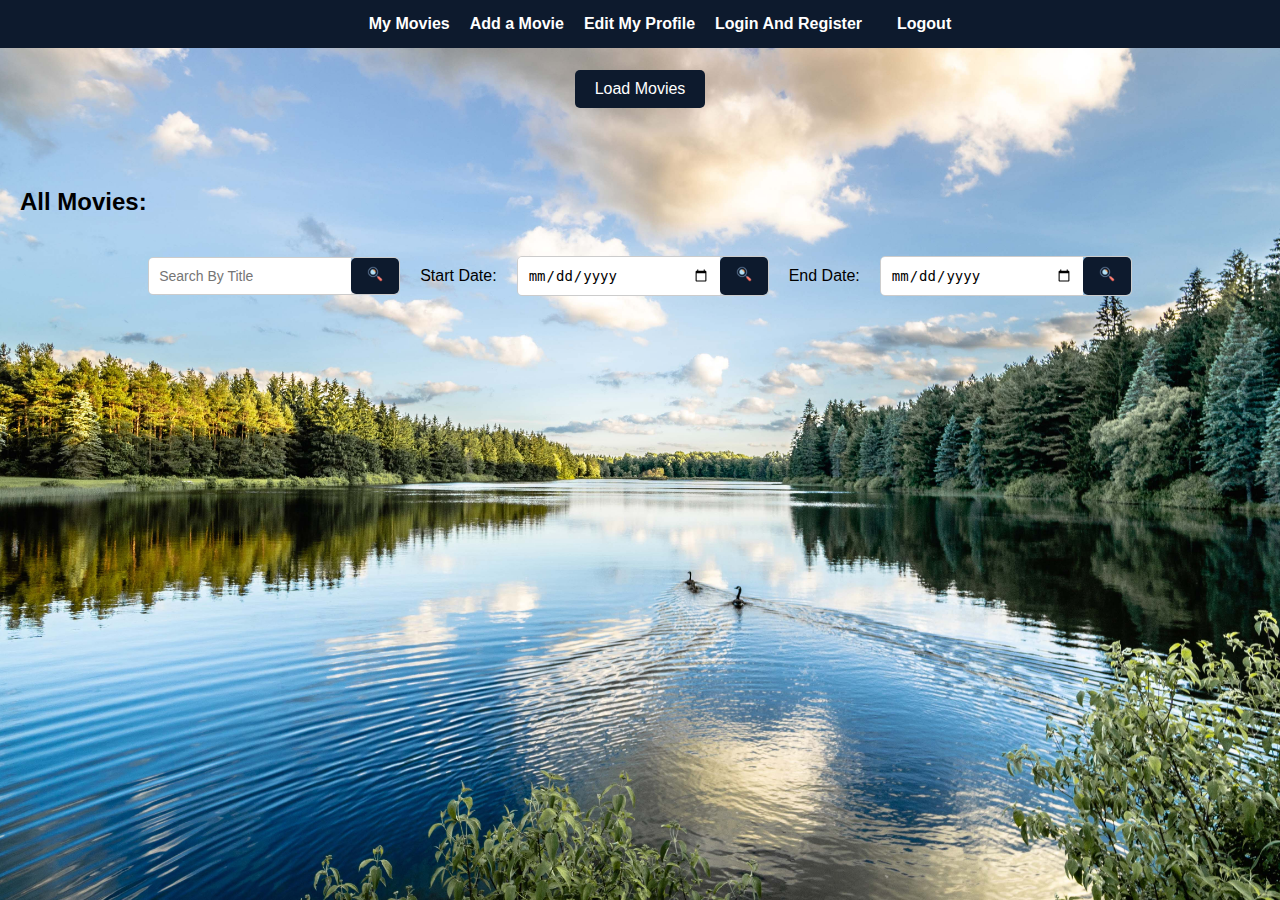
<file: Clientside/index.html>
﻿<!DOCTYPE html>
<html>
<head>
    <meta charset="utf-8" />
    <title>index</title>
    <link href="HomeCSS.css" rel="stylesheet" />

    <script src="https://code.jquery.com/jquery-3.7.1.min.js"
            integrity="sha256-/JqT3SQfawRcv/BIHPThkBvs0OEvtFFmqPF/lYI/Cxo="
            crossorigin="anonymous">
    </script>

    <script src="scripts/ajaxCalls.js"></script>
    <script src="moviesArray/movies-db.js"></script>
    <script src="scripts/auth.js"></script>
    <script src="scripts/FormatNumber.js"></script>
    <script src="scripts/showMessage.js"></script>

    <script>
        let currentMovieObj;
        let movieId = 1;
        const user = getLoggedInUser();
        $(document).ready(function () {
            $(".search-container").hide();

            if (isLoggedIn()) {
                $("#userGreeting").text(`Hi, ${user.name}`);
                $("#logoutBtn").show();
                $("#editProfileBTN").show();
            }
            else {
                $("#logoutBtn").hide();
                $("#editProfileBTN").hide();
            }

            $("#logoutBtn").click(function (e) {
                e.preventDefault();
                localStorage.removeItem("loggedInUser");
                showMessage("You have successfully logged out.");
                setTimeout(() => {
                    window.location.href = "LoginAndRegister.html";
                }, 2200);
            });

            $(".buttonDiv button").click(function () {
                $(this).prop("disabled", true);
                $(this).fadeOut(800, function () {
                    $(".buttonDiv").remove();
                });
                loadMovies();
            });

            $("#rentForm").on("submit", function (e) {
                e.preventDefault();

                const startRent = new Date($("#rentStart").val());
                const endRent = new Date($("#rentEnd").val());
                const todayRent = new Date();

                // Strip time from todayRent (set to 00:00:00)
                todayRent.setHours(0, 0, 0, 0);

                if (startRent < todayRent || endRent < todayRent) {
                    showMessage("Rent dates cannot be in the past.");
                    return;
                }

                if (startRent > endRent) {
                    showMessage("End rent's date has to be after start rent's date!");
                    return;
                }

                if (startRent.getTime() === endRent.getTime()) {
                    showMessage("Start rent's date and end rent's date have"
                    + " to be different from each other!");
                    return;
                }

                const port = 7218;
                const postUrl = `https://proj.ruppin.ac.il/cgroup18/test2/tar1/api/RentMovie`;

                const movieObj = {
                    UserId: user.id,
                    MovieId: currentMovieObj.id,
                    RentStart: startRent,
                    RentEnd: endRent
                };
                ajaxCall("POST", postUrl, JSON.stringify(movieObj), insertSCB, insertECB);
            });

            $("#rentStart, #rentEnd").on("change", calculateTotalRent);
            function calculateTotalRent() {
                const start = new Date($("#rentStart").val());
                const end = new Date($("#rentEnd").val());

                if (isNaN(start) || isNaN(end)) {
                    $("#totalRentPrice").text(""); // clear if dates are invalid
                    return;
                }

                // Calculate the difference in days
                const msInDay = 1000 * 60 * 60 * 24;
                const dayDiff = Math.ceil((end - start) / msInDay);

                // Only calculate if valid range
                if (dayDiff > 0) {
                    const pricePerDay = currentMovieObj.priceToRent;
                    const total = dayDiff * pricePerDay;
                    $("#totalRentPrice").text(`Total: $${total} for ${dayDiff} day(s)`);
                } else {
                    $("#totalRentPrice").text(""); // Invalid or 0-day range
                }
            }
        });

        function loadMovies() {
            $(".search-container").show();
            const port = 7218;
            const getUrl = `https://proj.ruppin.ac.il/cgroup18/test2/tar1/api/Movie`;
            ajaxCall("GET", getUrl, "", getSCB, getECB);
        }

        function AddToCart(movieObj) {
            if (!isLoggedIn()) {
                showMessage("You are not logged in. Referring to login page...");
                setTimeout(() => {
                    window.location.href = "LoginAndRegister.html";
                }, 2200);
                return;
            }
            $("#insertBtn").prop('disabled', false);
            currentMovieObj = movieObj; // Save it for later
            console.log(currentMovieObj);
            $("#rentDialog")[0].showModal();
        }

        function getSCB(res)
        {
            console.log(res);
            for (const movie of res) {
                // Create the movie card container
                const $movieCard = $("<div>").addClass("movie-card");
                $movieCard.attr("id", `${movie["id"]}`);
                $movieCard.attr("Title", movie.primaryTitle);
                
                // Movie image
                const $img = $("<img>").attr({
                    src: movie.primaryImage,
                    alt: movie.primaryTitle
                });

                // Add to Cart Button
                const $cartButton = $("<button>")
                    .addClass("add-to-cart")
                    .text("Rent the movie")
                    .on("click", () => AddToCart(movie));

                // Rating badge
                const $ratingDiv = $("<div>")
                    .addClass("rating-badge")
                    .text(`⭐ ${movie.averageRating}/10`);

                // Movie title
                const $title = $("<h3>")
                    .addClass("movie-title")
                    .text(movie.primaryTitle);

                // Metadata
                const $movieRated = $("<span>")
                    .addClass("movie-language")
                    .text(movie.language);

                const $meta = $("<div>")
                    .addClass("movie-meta")
                    .html(`${movie.year} | ${movie.runtimeMinutes} min | `)
                    .append($movieRated);

                // Description
                const $description = $("<p>")
                    .addClass("movie-description")
                    .text(movie.description);

                // Genres
                const $genresDiv = $("<div>").addClass("genres");
                const genresArray = movie.genres ? movie.genres.split(',').map(g => g.trim()) : [];

                genresArray.forEach(genre => {
                    $("<span>")
                        .addClass("genre-badge")
                        .text(genre)
                        .appendTo($genresDiv);
                });

                // Separator
                const $separator = $("<div>").addClass("separator");

                // Movie Stats
                const $movieStatsDiv = $("<div>").addClass("movie-stats");

                const createStatDiv = (label, value) => {
                    return $("<div>").append(
                        $("<span>")
                            .text(label)
                            .css({ color: "gray", display: "block" }),
                        $("<span>").text(formatNumber(value))
                    );
                };

                $movieStatsDiv.append(
                    createStatDiv("Budget", movie.budget),
                    createStatDiv("Box Office", movie.grossWorldwide),
                    createStatDiv("Votes", movie.numVotes)
                );

                // Movie Info Container
                const $movieInfo = $("<div>").addClass("movie-info").append(
                    $title,
                    $meta,
                    $description,
                    $genresDiv,
                    $separator,
                    $movieStatsDiv
                );

                // Final assembly
                $movieCard.append($img, $cartButton, $ratingDiv, $movieInfo);
                $("#moviesDiv").append($movieCard);
            }
        }

        function getECB(err)
        {
            console.log(err);
        }

        function insertSCB(res) {
            $("#insertBtn").prop('disabled', true); // Rejecting access to the button after he is clicked
            const $message = $('#cartMessage');
            $message.addClass('show');

            if (res.success === true) {
                $message.css('background-color', 'green')
                    .text(`${res.message}`);
            } else {
                $message.css('background-color', 'green')
                    .text("A problem occured. Please try again");
            }

            $message.fadeIn().delay(2000).fadeOut(function () {
                $message.removeClass('show').hide();
                $("#rentDialog")[0].close();
            });
        }

        function insertECB(err) {
            $("#insertBtn").prop('disabled', true); // Rejecting access to the button after he is clicked
            console.log(err);
            const $message = $('#cartMessage');
            $message.addClass('show');

            // Extract message from server response if available
            const responseJSON = err.responseJSON;
            const message = responseJSON?.message || 'Something went wrong. Please try again.';
            console.log(message);

            $message.css('background-color', 'red').text(message);

            $message.fadeIn().delay(2000).fadeOut(function () {
                $message.removeClass('show').hide();
                $("#rentDialog")[0].close();
            });
        }

        function ReadMovieByReleaseDate() {
            const startDate = $('#searchStartDate').val();
            const endDate = $('#searchEndDate').val();
            $('#searchStartDate').val('');
            $('#searchEndDate').val('');

            if (!startDate || !endDate) {
                showMessage("Please select both start and end dates.");
                return;
            }

            const port = 7218
            const GetByReleaseDateUrl = `https://proj.ruppin.ac.il/cgroup18/test2/tar1/api/Movie/GetByReleaseDate/from/${startDate}/until/${endDate}`;
            ajaxCall("GET", GetByReleaseDateUrl, "", movieByDateSCB, movieByDateECB);
        }

        function movieByDateSCB(res) {
            // Create a list of valid movie IDs from the response
            const validMovieIds = res.map(movie => `${movie.id}`);

            // Show only the matching movie cards
            $("#moviesDiv .movie-card").each(function () {
                const $movieCard = $(this);
                const cardId = $movieCard.attr("id");

                // Show if ID is in the response set, otherwise hide
                $movieCard.toggle(validMovieIds.includes(cardId));
            });
        }
        
        function movieByDateECB(err)
        {
            console.log(err);
            showMessage("There was a problem! Please try again!");
        }

        function ReadMovieByTitle()
        {
            const searchString = $('#searchTitle').val();
            $('#searchTitle').val('');
            if(!searchString)
            {
                showMessage("You have to type something!");     
                return;
            }

            const port = 7218
            const GetByReleaseDateUrl =
            `https://proj.ruppin.ac.il/cgroup18/test2/tar1/api/Movie/GetByTitle?title=${searchString}`;
            ajaxCall("GET", GetByReleaseDateUrl, "", movieByTitleSCB, movieByTitleECB);
        }

        function movieByTitleSCB(res)
        {
            const validTitles = res.map(movie => movie.primaryTitle);
            $("#moviesDiv .movie-card").each(function () {
                const $movieCard = $(this);
                const tempTitle = $movieCard.attr("Title");

                // Show if ID is in the response set, otherwise hide
                $movieCard.toggle(validTitles.includes(tempTitle));
            });
        }

        function movieByTitleECB(err)
        {
            console.log(err);
        }
    </script>
</head>



<body>
    <header>
        <nav>
            <a href="MyMovies.html">My Movies</a>
            <a href="MovieData.html">Add a Movie</a>
            <a href="EditProfile.html" id="editProfileBTN">Edit My Profile</a>
            <a href="LoginAndRegister.html">Login And Register</a>
            <div class="nav-user-controls">
                <span id="userGreeting" class="greeting"></span>
                <a href="#" id="logoutBtn" class="logout-link">Logout</a>
            </div>
        </nav>
    </header>

    <div class="buttonDiv">
        <button>Load Movies</button>
    </div>

    <h2>
        <span>All Movies:</span>
    </h2>

    <div class="search-container">
        <div class="search-bar">
            <input type="text" id="searchTitle" placeholder="Search By Title">
            <button onclick="ReadMovieByTitle()">
                <img src="images/searchIcon.png" />
            </button>
        </div>
        <label>Start Date: </label>
        <div class="search-bar">
            <input type="date" id="searchStartDate">
            <button onclick="ReadMovieByReleaseDate()">
                <img src="images/searchIcon.png" />
            </button>
        </div>
        <label>End Date: </label>
        <div class="search-bar">
            <input type="date" id="searchEndDate">
            <button onclick="ReadMovieByReleaseDate()">
                <img src="images/searchIcon.png" />
            </button>
        </div>
    </div>

    <div id="moviesDiv">
        <!-- Rendered movies go here -->
    </div>

    <div id="cartMessage" class="cart-message">
        <!-- Proper message will be displayed if movie was added to cart or not -->
    </div>

    <dialog id="messageDialog">
        <p id="messageText"></p>
    </dialog>

    <dialog id="rentDialog">
        <form id="rentForm">
            <button type="button" class="close-dialog"
            onclick="$(`#rentDialog`)[0].close()"><span>×</span></button>
            <h3>Select Rent Dates</h3>
            <label for="rentStart">Rent Start:</label><br>
            <input type="date" id="rentStart" name="rentStart" required>
            <label for="rentEnd">Rent End:</label><br>       
            <input type="date" id="rentEnd" name="rentEnd" required>
            <p id="totalRentPrice"></p>
            <button id="insertBtn" type="submit">Rent the movie</button>
        </form>
    </dialog>

</body>
</html>
</file>
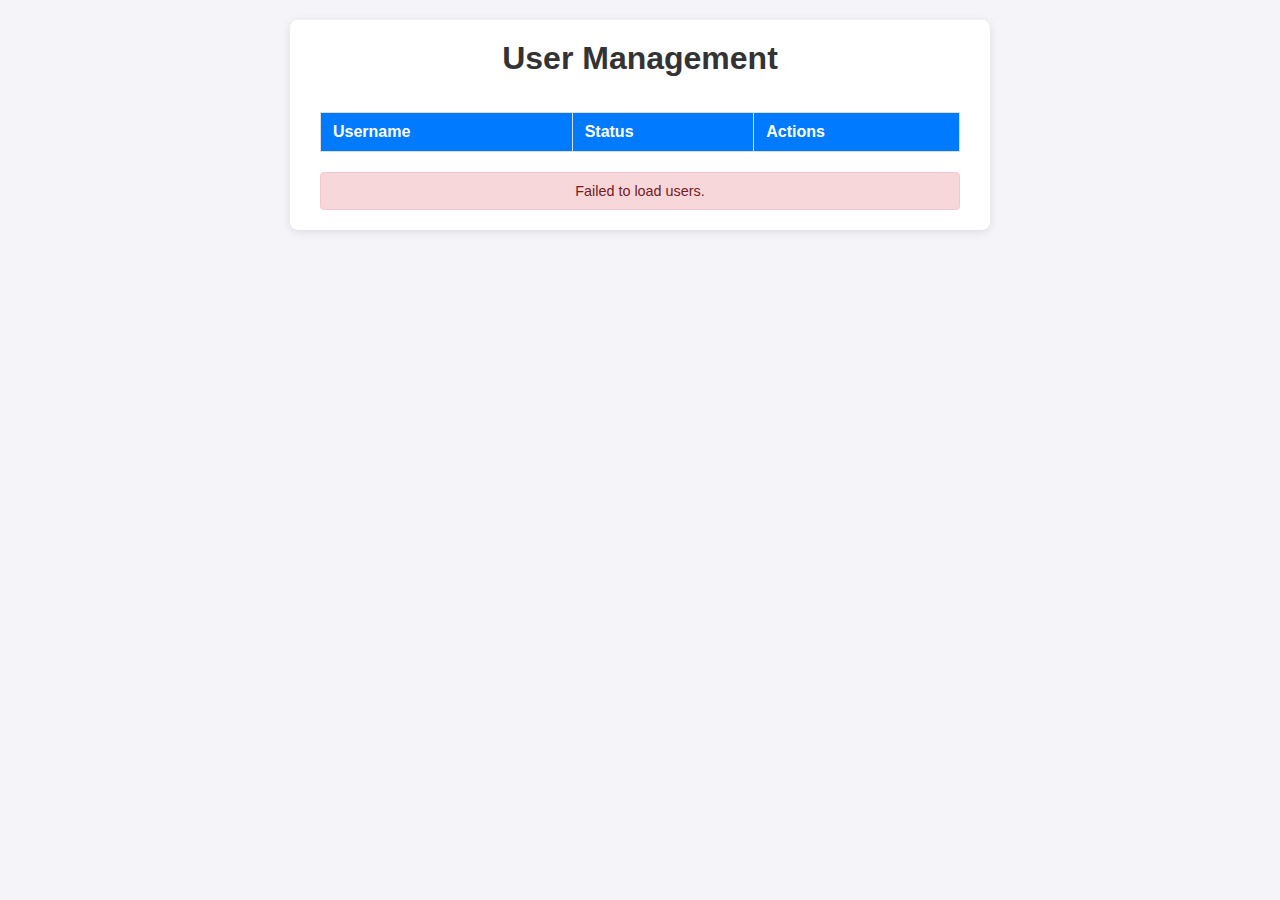
<file: Clientside/AdminPage.html>
<!DOCTYPE html>
<html lang="en">
<head>
    <meta charset="UTF-8">
    <title>Admin User Management</title>
    <link rel="stylesheet" href="AdminPageCSS.css">
    <script src="https://code.jquery.com/jquery-3.7.1.min.js"></script>
    <script src="scripts/ajaxCalls.js"></script>
    <script src="scripts/auth.js"></script>
    <script src="scripts/showMessage.js"></script>
</head>
<body>
    <div class="container">
        <h1>User Management</h1>
        <div class="table-container">
            <table id="userTable">
                <thead>
                    <tr>
                        <th>Username</th>
                        <th>Status</th>
                        <th>Actions</th>
                    </tr>
                </thead>
                <tbody id="userTableBody">
                    <!-- Users will be loaded dynamically -->
                </tbody>
            </table>
        </div>
        <div id="messageArea" class="message-area"></div>
    </div>

    <script>
        const port = 7218;

        document.addEventListener('DOMContentLoaded', () => {
            const userTableBody = document.getElementById('userTableBody');
            const messageArea = document.getElementById('messageArea');
            const user = getLoggedInUser();

            loadUsers();

            function loadUsers() {
                ajaxCall("GET", `https://proj.ruppin.ac.il/cgroup18/test2/tar1/api/User`,
                "", renderUsers, error => {
                    showMessage("Failed to load users.", 'error');
                    console.error(error);
                });
            }

            function renderUsers(users) {
                userTableBody.innerHTML = '';

                users.forEach(user => {
                    const row = userTableBody.insertRow();
                    row.setAttribute('data-user-id', user.id);

                    const usernameCell = row.insertCell();
                    usernameCell.textContent = user.name;
                    usernameCell.classList.add('username-cell');

                    const statusCell = row.insertCell();
                    const isActive = user.active;
                    statusCell.textContent = isActive ? 'Active' : 'Inactive';
                    statusCell.classList.add(isActive ? 'status-active' : 'status-inactive');

                    const actionsCell = row.insertCell();
                    actionsCell.classList.add('actions-cell');

                    const activateBtn = document.createElement('button');
                    activateBtn.textContent = 'Activate';
                    activateBtn.classList.add('activate-btn');
                    activateBtn.disabled = isActive;
                    activateBtn.addEventListener('click', () => toggleUserStatus(user, true));

                    const deactivateBtn = document.createElement('button');
                    deactivateBtn.textContent = 'Deactivate';
                    deactivateBtn.classList.add('deactivate-btn');
                    deactivateBtn.disabled = !isActive;
                    deactivateBtn.addEventListener('click', () => toggleUserStatus(user, false));

                    actionsCell.appendChild(activateBtn);
                    actionsCell.appendChild(deactivateBtn);
                });
            }

            function toggleUserStatus(user, newStatus) {
                if (user.active === newStatus) return;

                const updatedUser = {
                    ...user,
                    active: newStatus
                };

                const url = `https://proj.ruppin.ac.il/cgroup18/test2/tar1/api/User/${user.id}`

                ajaxCall("PUT", url, JSON.stringify(updatedUser),
                    () => {
                        loadUsers(); // Refresh the user list
                        showMessage(`${user.name} has been ${newStatus ? 'activated' : 'deactivated'}.`, 'success');
                    },
                    err => {
                        showMessage("Failed to update user.", 'error');
                        console.error(err);
                    }
                );
            }

            function showMessage(msg, type) {
                messageArea.textContent = msg;
                messageArea.className = `message-area message-${type}`;
                setTimeout(() => {
                    messageArea.textContent = '';
                    messageArea.className = 'message-area';
                }, 3000);
            }
        });
    </script>
</body>
</html>
</file>
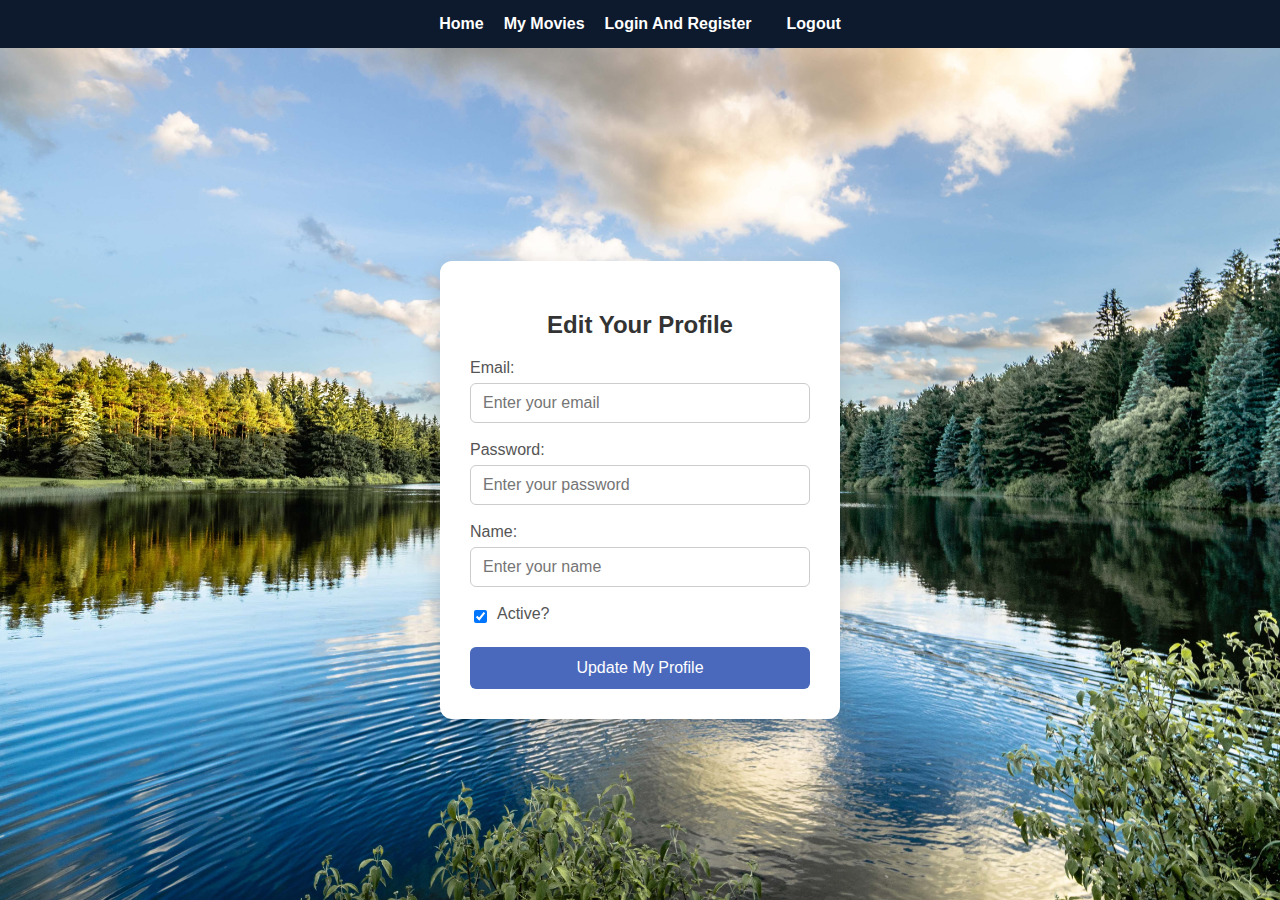
<file: Clientside/EditProfile.html>
<!DOCTYPE html>
<html>
<head>

    <meta charset="utf-8" />
    <title>Edit Profile</title>
    <link href="LoginAndRegisterCSS.css" rel="stylesheet" />

    <script src="https://code.jquery.com/jquery-3.7.1.min.js"
            integrity="sha256-/JqT3SQfawRcv/BIHPThkBvs0OEvtFFmqPF/lYI/Cxo="
            crossorigin="anonymous">
    </script>

    <script src="scripts/ajaxCalls.js"></script>
    <script src="scripts/auth.js"></script>
    <script src="scripts/showMessage.js"></script>
    <script src="moviesArray/movies-db.js"></script>

    <script>
        $(document).ready(function () {
            
            const user = getLoggedInUser();
            $("#userGreeting").text(`Hi, ${user.name}`);
            if (isLoggedIn()) {
                $("#userGreeting").text(`Hi, ${user.name}`);
                $("#editProfileBTN").show()
                $("#logoutBtn").show();             
                
            }
            else {
                $("#logoutBtn").hide();
                $("#editProfileBTN").hide()
            }

            $("#editProfileForm input[name='password']").on("input", function () {
                    const pattern = /(?=.*[A-Z])(?=.*\d).{8,}/;
                    if (!pattern.test(this.value)) {
                        this.setCustomValidity("Password must be 8+ characters with at least one number and one uppercase letter.");
                    }
                    else {
                        this.setCustomValidity("");
                    }
            });

            $("#editProfileForm input[name='email']").on("input", function () {
                const email = this.value.trim();
                const pattern = /^.{1,}@[\w.-]+\.[A-Za-z]{2,}$/;

                if (!pattern.test(email)) {
                    this.setCustomValidity("Email must start with at least 1 character, followed by '@', a domain, a dot ('.'), and at least 2 letters (e.g. .com, .net).");
                }
                else {
                    this.setCustomValidity("");
                }
            });

            $("#editProfileForm input[name='name']").on("input", function () {
                const pattern = /^[A-Za-z]{2,}$/;
                if (!pattern.test(this.value)) {
                    this.setCustomValidity("Name must be at least 2 letters and contain only letters.");
                }
                else {
                    this.setCustomValidity("");
                }
            });

            $("#editProfileForm").on("submit", function (e) {
                e.preventDefault();

                const email = $("#regEmail").val().trim();
                const password = $("#regPassword").val().trim();
                const name = $("#regName").val().trim();
                const active = $("#regActive").is(":checked");

                const port = 7218;
                const url = `https://proj.ruppin.ac.il/cgroup18/test2/tar1/api/User/${user.id}`;
                const userObj = {
                    Active: active,
                    Email: email,
                    Id: user.id,
                    Name: name,
                    Password: password                    
                }
                ajaxCall("PUT", url, JSON.stringify(userObj), UpdateSCB, UpdateECB);
            })

            function UpdateSCB(res)
            {
                console.log(res);
                showMessage("Updated the profile successfully");
            }

            function UpdateECB(err)
            {
                console.log(err);
                showMessage("Failed to update the profile");
            }
        });
    </script>

</head>
<body>

    <header>
        <nav>
            <a href="index.html">Home</a>
            <a href="MyMovies.html">My Movies</a>
            <a href="LoginAndRegister.html">Login And Register</a>
            <div class="nav-user-controls">
                <span id="userGreeting" class="greeting"></span>
                <a href="#" id="logoutBtn" class="logout-link">Logout</a>
            </div>
        </nav>
    </header>

    <div class="container">
        <h2>Edit Your Profile</h2>
        <form id="editProfileForm">
            <div class="form-group">
                <label for="regEmail">Email:</label>
                <input type="email" id="regEmail" name="email" placeholder="Enter your email" required />

            </div>
            <div class="form-group">
                <label for="regPassword">Password:</label>
                <input type="password" id="regPassword" name="password" placeholder="Enter your password" required />
            </div>
            <div class="form-group">
                <label for="regName">Name:</label>
                <input type="text" id="regName" name="name" placeholder="Enter your name" required />
            </div>
            <div class="checkbox-group">
                <input type="checkbox" id="regActive" name="active" checked />
                <label for="regActive">Active?</label>
            </div>
            <button type="submit" class="login-button">Update My Profile</button>
        </form>
    </div>

    <dialog id="messageDialog">
        <p id="messageText"></p>
    </dialog>

</body>
</html>
</file>
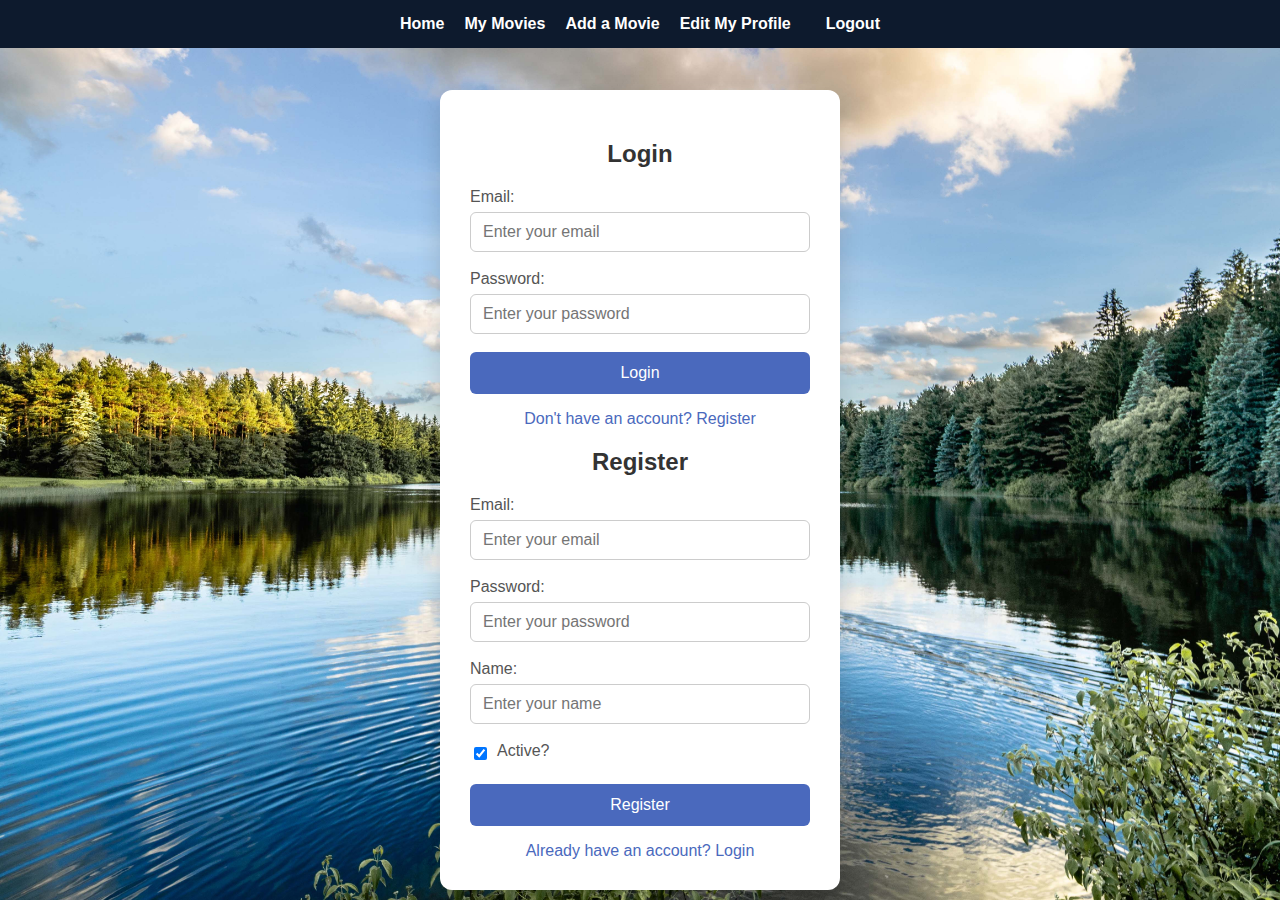
<file: Clientside/LoginAndRegister.html>
﻿<!DOCTYPE html>
<html>
<head>

    <meta charset="utf-8" />
    <title>Login And Register</title>
    <link href="LoginAndRegisterCSS.css" rel="stylesheet" />

    <script src="https://code.jquery.com/jquery-3.7.1.min.js"
            integrity="sha256-/JqT3SQfawRcv/BIHPThkBvs0OEvtFFmqPF/lYI/Cxo="
            crossorigin="anonymous">
    </script>

    <script src="scripts/ajaxCalls.js"></script>
    <script src="scripts/showMessage.js"></script>
    <script type="text/javascript" src="./scripts/auth.js"></script>
    <script>

        $(document).ready(function () {

            const user = getLoggedInUser();
            if (isLoggedIn()) {
                $("#userGreeting").text(`Hi, ${user.name}`);
                $("#logoutBtn").show();
                $("editProfileBTN").show();
                $("#userGreeting").show();

                $("#loginForm :input, #registerForm :input").prop("disabled", true);

                $("#logoutBtn").click(function (e) {
                    e.preventDefault();
                    localStorage.removeItem("loggedInUser");
                    showMessage("You have successfully logged out.");
                    setTimeout(() => {
                        window.location.href = "LoginAndRegister.html";
                    }, 2200);
                });
            }
            else {
                $("#logoutBtn").hide();
                $("#userGreeting").hide();
                $("#editProfileBTN").hide();
                $("#loginForm :input, #registerForm :input").prop("disabled", false);
            }

            // Showing login form by default
            $("#registerForm").hide();

            $("#showRegister").click(function () {
                $("#loginForm").hide();
                $("#registerForm").show();
            });

            $("#showLogin").click(function () {
                $("#registerForm").hide();
                $("#loginForm").show();
            });

            $("#registerForm input[name='email']").on("input", function () {
                const pattern = /^.{1,}@[\w.-]+\.[A-Za-z]{2,}$/;
                if (!pattern.test(this.value.trim())) {
                    this.setCustomValidity("Email must start with at least 1 character, followed by '@', a domain, a dot ('.'), and at least 2 letters (e.g. .com, .net).");
                }
                else {
                    this.setCustomValidity("");
                }
            });

            $("#registerForm input[name='password']").on("input", function () {
                const pattern = /(?=.*[A-Z])(?=.*\d).{8,}/;
                if (!pattern.test(this.value)) {
                    this.setCustomValidity("Password must be 8+ characters with at least one number and one uppercase letter.");
                }
                else {
                    this.setCustomValidity("");
                }
            });

            $("#registerForm input[name='name']").on("input", function () {
                const pattern = /^[A-Za-z]{2,}$/;
                if (!pattern.test(this.value)) {
                    this.setCustomValidity("Name must be at least 2 letters and contain only letters.");
                }
                else {
                    this.setCustomValidity("");
                }
            });

            $("#registerForm").on("submit", function (e) {
                e.preventDefault();

                const email = $("#regEmail").val().trim();
                const password = $("#regPassword").val().trim();
                const name = $("#regName").val().trim();
                const active = $("#regActive").is(":checked");

                const newUser = {
                    id: 0,
                    email: email,
                    password: password,
                    name: name,
                    active: active
                };

                const port = 7218;
                const url = `https://localhost:7218/api/User/Register`;

                ajaxCall("POST", url, JSON.stringify(newUser), RegisterSCB, RegisterECB);
            });

            $("#loginForm input[name='email']").on("input", function () {
                const email = this.value.trim();
                const pattern = /^.{1,}@[\w.-]+\.[A-Za-z]{2,}$/;

                if (!pattern.test(email)) {
                    this.setCustomValidity("Email must start with at least 1 character, followed by '@', a domain, a dot ('.'), and at least 2 letters (e.g. .com, .net).");
                }
                else {
                    this.setCustomValidity("");
                }
            });

            $("#loginForm input[name='password']").on("input", function () {
                const pattern = /(?=.*[A-Z])(?=.*\d).{8,}/;
                if (!pattern.test(this.value)) {
                    this.setCustomValidity("Password must be 8+ characters with at least one number and one uppercase letter.");
                }
                else {
                    this.setCustomValidity("");
                }
            });

            $("#loginForm").on("submit", function (e) {
                e.preventDefault();

                const email = $("#email").val().trim();
                const password = $("#password").val().trim();

                const loginUser = {
                    email: email,
                    password: password,
                    id: 0, // Default
                    active: true, // Default
                    name: '' // Default
                };

                const port = 7218;
                const url = `https://localhost:7218/api/User/Login`;

                ajaxCall("POST", url, JSON.stringify(loginUser), LoginSCB, LoginECB);
            });
        });

        function RegisterSCB(res) {
            console.log(res);

            if (!res) {
                showMessage("Registration failed! There is already a user existing with the email.");
                $("#registerForm")[0].reset();
                return;
            }

            showMessage(res["message"]);
            $("#registerForm")[0].reset();

            setTimeout(() => {
                window.location.href = "LoginAndRegister.html";
            }, 2200);
        }

        function RegisterECB(err) {
            console.log(err);
            showMessage("An error occured! Please try again!");
            $("#registerForm")[0].reset();
        }

        function LoginSCB(res) {
            console.log(res);
            if(!res.active) {
                showMessage("The user is not active! Cannot log in!");
                return;
            }
            localStorage.setItem("loggedInUser", JSON.stringify(res));
            showMessage(`Welcome back, ${res.name}! Redirecting to main page...`);

            setTimeout(() => {
                window.location.href = "index.html";
            }, 2200);
        }

        function LoginECB(err) {
            console.log(err);
            const errorMessage = err.responseText || "Unknown Error";
            showMessage(errorMessage);
        }
    </script>
</head>
<body>
    <header>
        <nav>
            <a href="index.html">Home</a>
            <a href="MyMovies.html">My Movies</a>
            <a href="MovieData.html">Add a Movie</a>
            <a href="EditProfile.html" id="editProfileBTN">Edit My Profile</a>
            <div class="nav-user-controls">
                <span id="userGreeting" class="greeting"></span>
                <a href="#" id="logoutBtn" class="logout-link">Logout</a>
            </div>
        </nav>
    </header>

    <div class="container">
        <!-- Login Form -->
        <form id="loginForm">
            <h2>Login</h2>
            <div class="form-group">
                <label for="email">Email:</label>
                <input type="email" id="email" name="email" placeholder="Enter your email" required />
            </div>
            <div class="form-group">
                <label for="password">Password:</label>
                <input type="password" id="password" name="password" placeholder="Enter your password" required />
            </div>
            <button type="submit" class="login-button">Login</button>
            <div class="toggle-link" id="showRegister">Don't have an account? Register</div>
        </form>

        <!-- Register Form -->
        <form id="registerForm">
            <h2>Register</h2>
            <div class="form-group">
                <label for="regEmail">Email:</label>
                <input type="email" id="regEmail" name="email" placeholder="Enter your email" required />
            </div>
            <div class="form-group">
                <label for="regPassword">Password:</label>
                <input type="password" id="regPassword" name="password" placeholder="Enter your password" required />
            </div>
            <div class="form-group">
                <label for="regName">Name:</label>
                <input type="text" id="regName" name="name" placeholder="Enter your name" required />
            </div>
            <div class="checkbox-group">
                <input type="checkbox" id="regActive" name="active" checked />
                <label for="regActive">Active?</label>
            </div>
            <button type="submit" class="login-button">Register</button>
            <div class="toggle-link" id="showLogin">Already have an account? Login</div>
        </form>
    </div>

    <!-- Used to display custom messages -->
    <dialog id="messageDialog">
        <p id="messageText"></p>
    </dialog>

</body>
</html>
</file>
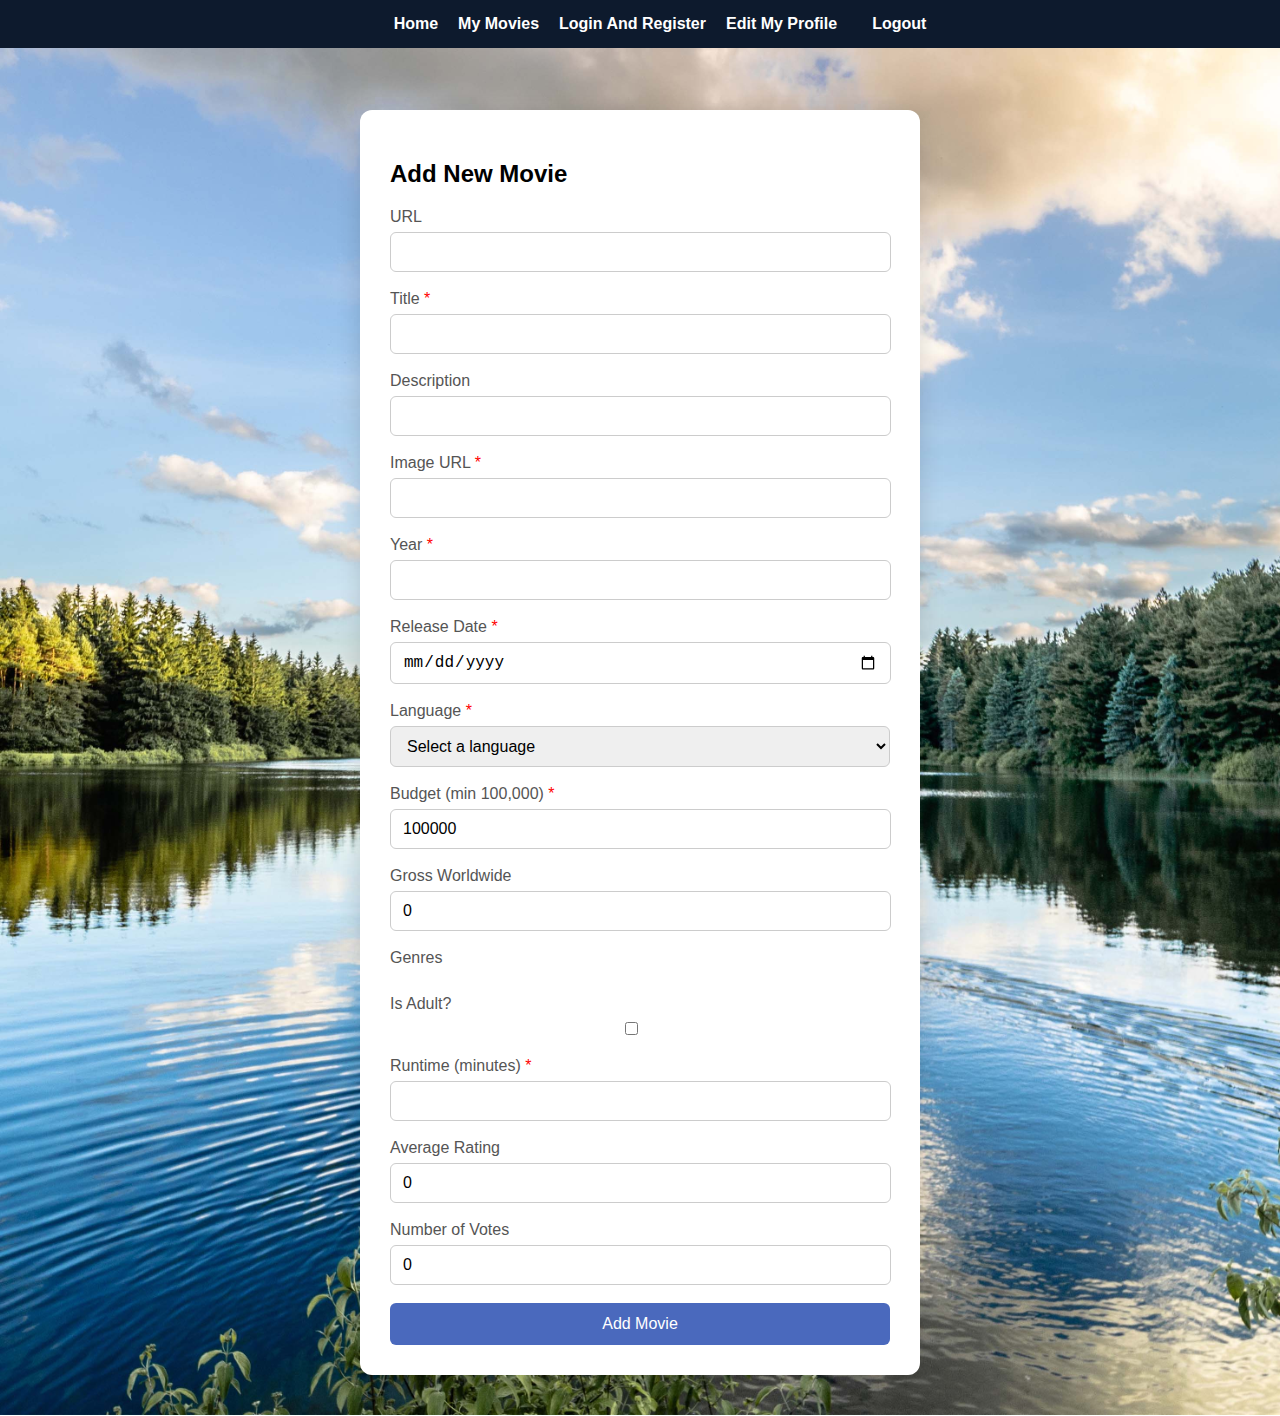
<file: Clientside/MovieData.html>
﻿<!DOCTYPE html>
<html>
<head>

    <meta charset="utf-8" />
    <title>Add a Movie</title>
    <link href="MovieDataCSS.css" rel="stylesheet" />

    <script src="https://code.jquery.com/jquery-3.7.1.min.js"
            integrity="sha256-/JqT3SQfawRcv/BIHPThkBvs0OEvtFFmqPF/lYI/Cxo="
            crossorigin="anonymous">
    </script>

    <script src="scripts/ajaxCalls.js"></script>
    <script src="scripts/auth.js"></script>
    <script src="scripts/showMessage.js"></script>
    <script src="moviesArray/movies-db.js"></script>

    <script>

        $(document).ready(function ()
        {
            showLoginDialogIfNeeded();

            const user = getLoggedInUser();
            if (isLoggedIn()) {
                $("#userGreeting").text(`Hi, ${user.name}`);
                $("#editProfileBTN").show()
                $("#logoutBtn").show();
                
            }
            else {
                $("#logoutBtn").hide();
                $("#editProfileBTN").hide()
            }

            $("#logoutBtn").click(function (e) {
                e.preventDefault();
                localStorage.removeItem("loggedInUser");
                showMessage("You have successfully logged out.");
                setTimeout(() => {
                    window.location.href = "LoginAndRegister.html";
                }, 2000);
            });

            const languages = new Set();
            const genresSet = new Set();

            movies.forEach(movie => {
                languages.add(movie.language);
                movie.genres.forEach(g => genresSet.add(g.trim()));
            });

            languages.forEach(lang => {
                if (lang && lang.toLowerCase() !== "null") {
                    $("#language").append(`<option value="${lang}">${lang}</option>`);
                }
            });

            genresSet.forEach(genre => {
                const genreChip = `<span class="genre-chip" data-genre="${genre}">${genre}</span>`;
                $("#genres-container").append(genreChip);
            });

            $("#genres-container").on("click", ".genre-chip", function () {
                $(this).toggleClass("selected"); 
            });

            const imdbPattern = /^https:\/\/www\.imdb\.com\/title\/[\w\d]+\/$/;
            const imagePattern = /\.(jpeg|jpg|gif|png|webp|bmp|svg)(\?.*)?$/i;

            inputValidation("#url", val => val === "" || imdbPattern.test(val), "Enter a valid IMDb URL (https://www.imdb.com/title/xxxxx/)");
            inputValidation("#primaryImage", val => imagePattern.test(val), "Enter a valid image URL ending in .jpg, .png, etc.");
            inputValidation("#year", val => /^\d{4}$/.test(val), "Year must be a 4-digit number.");

            $("#movieForm").submit(function (e) {
                e.preventDefault();

                const selectedGenres = [];
                $(".genre-chip.selected").each(function () {
                    selectedGenres.push($(this).data("genre"));
                });

                const url = $("#url").val().trim();
                const title = $("#primaryTitle").val().trim();
                const description = $("#description").val().trim();
                const primaryImage = $("#primaryImage").val().trim();
                const year = $("#year").val().trim();
                const releaseDate = $("#releaseDate").val();
                const language = $("#language").val();
                const budget = $("#budget").val().trim();
                const grossWorldwide = $("#grossWorldwide").val().trim();
                const isAdult = $("#isAdult").is(":checked");
                const runtimeMinutes = $("#runtimeMinutes").val().trim();
                const averageRating = $("#averageRating").val().trim();
                const numVotes = $("#numVotes").val().trim();

                const newMovie = {
                    url,
                    primaryTitle: title,
                    description,
                    primaryImage,
                    year: parseInt(year),
                    releaseDate,
                    language,
                    budget: parseFloat(budget),
                    grossWorldwide: parseFloat(grossWorldwide) || 0,
                    genres: selectedGenres.join(", "),
                    isAdult,
                    runtimeMinutes: parseInt(runtimeMinutes),
                    averageRating: parseFloat(averageRating) || 0,
                    numVotes: parseInt(numVotes) || 0
                };

                const port = 7218;
                const MovieApiURL = `https://proj.ruppin.ac.il/cgroup18/test2/tar1/api/Movie`;
                ajaxCall("POST", MovieApiURL, JSON.stringify(newMovie), newMovieSCB, newMovieECB);
            });
        });

        function newMovieSCB(res) {
            console.log(res);
            if (!res) {
                showMessage("There is already a movie with the same title.");
                return;
            }
            showMessage("The new movie was added successfully.");
            $("#movieForm")[0].reset();
        }

        function newMovieECB(err) {
            console.log(err);
            showMessage("Failed to add the new movie.");
            $("#movieForm")[0].reset();
        }

        function inputValidation(selector, testFn, errorMessage) {
            $(selector).on("input blur", function () {
                const value = $(this).val().trim();
                const isValid = testFn(value);
                if (!isValid) {
                    this.setCustomValidity(errorMessage);
                    this.reportValidity();
                }
                else {
                    this.setCustomValidity("");
                }
            });
        }

    </script>

</head>
<body>

    <header>
        <nav>
            <a href="index.html">Home</a>
            <a href="MyMovies.html">My Movies</a>
            <a href="LoginAndRegister.html">Login And Register</a>
            <a href="EditProfile.html" id="editProfileBTN">Edit My Profile</a>
            <div class="nav-user-controls">
                <span id="userGreeting" class="greeting"></span>
                <a href="#" id="logoutBtn" class="logout-link">Logout</a>
            </div>
        </nav>
    </header>

    <div class="container">
        <h2>Add New Movie</h2>
        <form id="movieForm">

            <div class="form-group">
                <label for="url">URL</label>
                <input type="text" id="url" />
            </div>

            <div class="form-group">
                <label for="primaryTitle">Title <span class="required">*</span></label>
                <input type="text" id="primaryTitle" required />
            </div>

            <div class="form-group">
                <label for="description">Description</label>
                <input type="text" id="description" />
            </div>

            <div class="form-group">
                <label for="primaryImage">Image URL <span class="required">*</span></label>
                <input type="text" id="primaryImage" required />
            </div>

            <div class="form-group">
                <label for="year">Year <span class="required">*</span></label>
                <input type="number" id="year" required />
            </div>

            <div class="form-group">
                <label for="releaseDate">Release Date <span class="required">*</span></label>
                <input type="date" id="releaseDate" required />
            </div>

            <div class="form-group">
                <label for="language">Language <span class="required">*</span></label>
                <select id="language" required>
                    <option value="">Select a language</option>
                </select>
            </div>

            <div class="form-group">
                <label for="budget">Budget (min 100,000) <span class="required">*</span></label>
                <input type="number" id="budget" value="100000" min="100000" required />
            </div>

            <div class="form-group">
                <label for="grossWorldwide">Gross Worldwide</label>
                <input type="number" id="grossWorldwide" value="0" min="0"/>
            </div>

            <div class="form-group">
                <label for="genres-container">Genres</label>
                <div id="genres-container">
                    <!-- Genres will be added here as clickable chips -->
                </div>
            </div>

            <div class="form-group">
                <label for="isAdult">Is Adult?</label>
                <input type="checkbox" id="isAdult" />
            </div>

            <div class="form-group">
                <label for="runtimeMinutes">Runtime (minutes) <span class="required">*</span></label>
                <input type="number" id="runtimeMinutes" min="0" required />
            </div>

            <div class="form-group">
                <label for="averageRating">Average Rating</label>
                <input type="number" step="0.1" id="averageRating" value="0" min="0" max="10" />
            </div>

            <div class="form-group">
                <label for="numVotes">Number of Votes</label>
                <input type="number" id="numVotes" value="0" min="0" />
            </div>

            <button type="submit" class="login-button">Add Movie</button>

        </form>
    </div>

    <dialog id="messageDialog">
        <p id="messageText"></p>
    </dialog>

</body>
</html>
</file>
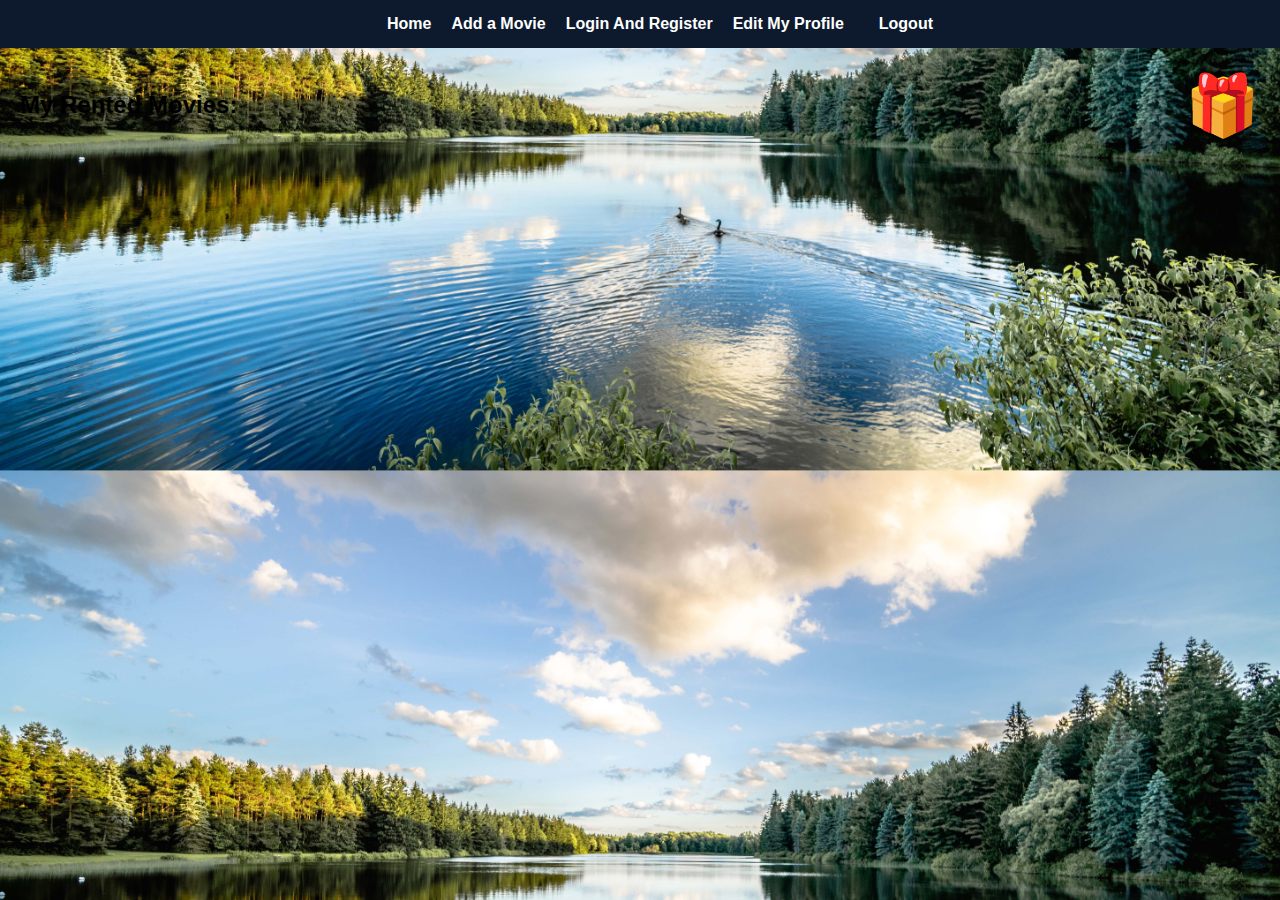
<file: Clientside/MyMovies.html>
﻿<!DOCTYPE html>
<html>
<head>
    <meta charset="utf-8" />
    <title>My Movies</title>
    <link href="MyMoviesCSS.css" rel="stylesheet" />

    <script src="https://code.jquery.com/jquery-3.7.1.min.js"
            integrity="sha256-/JqT3SQfawRcv/BIHPThkBvs0OEvtFFmqPF/lYI/Cxo="
            crossorigin="anonymous">
    </script>

    <script src="scripts/ajaxCalls.js"></script>
    <script src="scripts/auth.js"></script>
    <script src="scripts/FormatNumber.js"></script>
    <script src="scripts/showMessage.js"></script>

    <script>
        let allMovies = [];
        let rentedMovieObj;
        let currentSearchContext = "initial"; // Global declaration
        const user = getLoggedInUser();

        $(document).ready(function () {

            $("#editProfileBTN").show();
            if (!user) {
                showLoginDialogIfNeeded();
                $("#logoutBtn").hide();
                $("#editProfileBTN").hide();
                return;
            }


            $("#userGreeting").text(`Hi, ${user.name}`);
            $("#logoutBtn").show();

            init();

            $("#logoutBtn").click(function (e) {
                e.preventDefault();
                localStorage.removeItem("loggedInUser");
                showMessage("You have successfully logged out.");
                setTimeout(() => {
                    window.location.href = "LoginAndRegister.html";
                }, 2200);
            });

            $("#myMoviesPresentIcon span:nth-child(2)").click(function () {
                const port = 7218;
                const url = `https://proj.ruppin.ac.il/cgroup18/test2/tar1/api/RentMovie/GetRentedMovies?userId=${user.id}`;
                const urlRentedMovie = `https://proj.ruppin.ac.il/cgroup18/test2/tar1/api/RentMovie/${user.id}`;
                $("#movieDropdown").prop("selectedIndex", 0);
                $("#movieDropdown").children(":not(:first)").remove();
                $("#presentDialogMovies")[0].showModal();
                ajaxCall("GET", url, "", getMoviesSCB, getMoviesECB);
                ajaxCall("GET", urlRentedMovie, "", getMoviesSCB, getMoviesECB);
            });

            $("#rentFormMovies").on("submit", function (e) {
                e.preventDefault();               
                rentedMovieObj = allMovies.find(m => m.movieId == $("#movieDropdown").val());
                const port = 7218;
                const url = `https://proj.ruppin.ac.il/cgroup18/test2/tar1/api/User`;
                $("#presentDialogMovies")[0].close();
                $("#presentDialogUsers")[0].showModal();
                ajaxCall("GET", url, "", getUsersSCB, getUsersECB);
            });

            $("#rentFormUsers").on("submit", function (e) {
                e.preventDefault();
                $("#userSubmitBTN").prop('disabled', true); // Rejecting access to the button after he is clicked
                const port = 7218;
                rentedMovieObj.userId = $("#userDropdown").val();
                const url = `https://proj.ruppin.ac.il/cgroup18/test2/tar1/api/RentMovie`;
                ajaxCall("POST", url, JSON.stringify(rentedMovieObj), postRentedMovieSCB, postRentedMovieECB);
            });
        });

        function postRentedMovieSCB(res)
        {
            const $message = $('#cartMessage');
            $message.addClass('show');

            if (res.success === true) {
                $message.css('background-color', 'green')
                    .text(`${res.message}`);
            } else {
                $message.css('background-color', 'green')
                    .text("A problem occured. Please try again");
            }

            $message.fadeIn().delay(2000).fadeOut(function () {
                $message.removeClass('show').hide();
                $("#presentDialogUsers")[0].close();
                $("#userSubmitBTN").prop('disabled', false); 
            });
        }

        function postRentedMovieECB(err)
        {
            const $message = $('#cartMessage');
            $message.addClass('show');

            // Extract message from server response if available
            const responseJSON = err.responseJSON;
            const message = responseJSON?.message || 'Something went wrong. Please try again.';
            $message.css('background-color', 'red').text(message);

            $message.fadeIn().delay(2000).fadeOut(function () {
                $message.removeClass('show').hide();
                $("#presentDialogUsers")[0].close();
                $("#userSubmitBTN").prop('disabled', false); 
            });
        }

        function getUsersSCB(res)
        {
            $("#userDropdown").children(":not(:first)").remove();
            $("#userDropdown").prop("selectedIndex", 0);
            for (const userObj of res) {
                if(userObj.name === user.name) continue;
                const $option = $("<option>", {
                    value: userObj.id,
                    text: userObj.name
                });
                $("#userDropdown").append($option);
            }
        }

        function getUsersECB(err)
        {
            console.log(err);
        }

        function getMoviesSCB(res) {
            for (const movie of res) { 
                if (!movie.rentStart) {
                    const $option = $("<option>", {
                        value: movie.id,
                        text: movie.primaryTitle
                    });
                    $("#movieDropdown").append($option);
                } else {
                   allMovies.push(movie);
                }
            }
        }
            

        function getMoviesECB(err)
        {
            console.log(err);
        }

        function init() {
            port = 7218;
            ReadAllMovies();
        }

        function ReadAllMovies() {
            currentSearchContext = "initial";
            const port = 7218;
            const url = `https://proj.ruppin.ac.il/cgroup18/test2/tar1/api/RentMovie/GetRentedMovies?userId=${user.id}`;
            ajaxCall("GET", url, "", readSCB, readECB);
        }

        function readSCB(res)
        { 
            console.log(res);
            const $moviesDiv = $('#moviesDiv');
            $moviesDiv.empty();

            if (res.length === 0) {
                switch (currentSearchContext)
                {
                    case "initial":
                        showMessage("No movies found.");
                        break;
                    case "titleSearch":
                        showMessage("No movies match the provided title.");
                        setTimeout(() => {
                            location.reload();
                        }, 2000);
                        break;
                    case "dateSearch":
                        showMessage("No movies found in the selected date range.");
                        setTimeout(() => {
                            location.reload();
                        }, 2000);
                        break;
                }
                return;
            }

            res.forEach(movie =>
            {
                // Create the movie card container
                const $movieCard = $('<div></div>')
                    .addClass("movie-card")
                    .attr("id", `movie-${movie.id}`);

                // Movie image
                const $img = $('<img>').attr('src', movie.primaryImage).attr('alt', movie.primaryTitle);

                // Movie info container
                const $movieInfo = $('<div class="movie-info"></div>');

                // Movie title
                const $title = $('<h3 class="movie-title"></h3>').text(movie.primaryTitle);

                const $movieRated = $("<span>")
                    .addClass("movie-language")
                    .text(movie.language);

                // Movie metadata (year & duration)
                const $meta = $('<div class="movie-meta"></div>').html(`${movie.year} | ${movie.runtimeMinutes} min | `);
                $meta.append($movieRated);

                // Movie description
                const $description = $('<p class="movie-description"></p>').text(movie.description);

                // Genres section
                const $genresDiv = $('<div class="genres"></div>');
                movie.genres.split(',').forEach(genre => {
                    const $genreSpan = $('<span class="genre-badge"></span>').text(genre.trim());
                    $genresDiv.append($genreSpan);
                });

                // Add a gray separator line
                const $separator = $('<div class="separator"></div>');

                // Movie stats section (Budget, box office and votes)
                const $movieStatsDiv = $('<div class="movie-stats"></div>');

                // Budget
                const $movieBudgetDiv = $('<div></div>');
                const $movieBudgetTitle = $('<span></span>').text("Budget").css('color', 'gray').css('display', 'block');
                const $movieBudgetAmount = $('<span></span>').text(formatNumber(movie.budget));
                $movieBudgetDiv.append($movieBudgetTitle).append($movieBudgetAmount);

                // Box office
                const $movieBoxOfficeDiv = $('<div></div>');
                const $movieBoxOfficeTitle = $('<span></span>').text("Box Office").css('color', 'gray').css('display', 'block');
                const $movieBoxOfficeAmount = $('<span></span>').text(formatNumber(movie.grossWorldwide));
                $movieBoxOfficeDiv.append($movieBoxOfficeTitle).append($movieBoxOfficeAmount);

                // Votes
                const $movieVotesDiv = $('<div></div>');
                const $movieVotesTitle = $('<span></span>').text("Votes").css('color', 'gray').css('display', 'block');
                const $movieVotesAmount = $('<span></span>').text(formatNumber(movie.numVotes));
                $movieVotesDiv.append($movieVotesTitle).append($movieVotesAmount);

                // Appending Budget, box office, and votes divs to the movie stats div
                $movieStatsDiv.append($movieBudgetDiv).append($movieBoxOfficeDiv).append($movieVotesDiv);

                // Rating badge
                const $ratingDiv = $('<div class="rating-badge"></div>').text(`⭐ ${movie.averageRating}/10`);

                // Delete movie button
                const $DeleteButton = $('<button class="delete-button"></button>')
                    .text("Delete")
                    .on('click', function () {
                        DeleteMovie(movie, this);
                    })
                    .attr("id", `deleteId-${movie.Id}`);

                // Append elements to the movie card
                $movieCard.append($img)
                    .append($DeleteButton)
                    .append($ratingDiv)
                    .append($movieInfo.append($title).append($meta).append($description).append($genresDiv).append($separator).append($movieStatsDiv));

                // Append movie card to moviesDiv
                $moviesDiv.append($movieCard);
            });
        }

        function readECB(err) {
            showMessage("No rented movies for this user");
        }

        function DeleteMovie(movie, buttonElement) {
            console.log(movie);
            const deleteUrl = `https://proj.ruppin.ac.il/cgroup18/test2/tar1/api/RentMovie/${user.id}/${movie.id}`;
            ajaxCall("DELETE", deleteUrl, "", deleteSCB, deleteECB);
        }

        function deleteSCB(res) {
            console.log(res);
            if (res.success) {
                $(`#movie-${res.movieIdReturn}`).fadeOut(800, function () {
                    $(this).remove();
                });
            } else {
                console.error("Failed to delete movie:", res.message);
            }
        }


        function deleteECB(err) {
            console.log(err);
            showMessage("There was a problem deleting the rented movie, please try again!");
        }

        function ReadMovieByTitle() {
            const TitleInput = $('#searchTitle').val().trim();
            if (TitleInput === "") {
                showMessage("No movie title was provided!");
                return;
            }

            currentSearchContext = "titleSearch";
            const GetByTitleURL = `https://proj.ruppin.ac.il/cgroup18/test2/tar1/api/Movie/GetByTitle?title=${TitleInput}`;
            ajaxCall("GET", GetByTitleURL, "", readSCB, readECB);
        }

        function ReadMovieByReleaseDate() {
            const startDate = $('#searchStartDate').val();
            const endDate = $('#searchEndDate').val();
            $('#searchStartDate').val('');
            $('#searchEndDate').val('');

            if (!startDate || !endDate) {
                showMessage("Please select both start and end dates.");
                return;
            }

            currentSearchContext = "dateSearch";
            const GetByReleaseDateUrl = `https://proj.ruppin.ac.il/cgroup18/test2/tar1/api/Movie/GetByReleaseDate/from/${startDate}/until/${endDate}`;
            ajaxCall("GET", GetByReleaseDateUrl, "", readSCB, readECB);
        }

    </script>

</head>
<body>

    <header>
        <nav>
            <a href="index.html">Home</a>
            <a href="MovieData.html">Add a Movie</a>
            <a href="LoginAndRegister.html">Login And Register</a>
            <a href="EditProfile.html" id="editProfileBTN">Edit My Profile</a>
            <div class="nav-user-controls">
                <span id="userGreeting" class="greeting"></span>
                <a href="#" id="logoutBtn" class="logout-link">Logout</a>
            </div>
        </nav>
    </header>

    <h2 id="myMoviesPresentIcon">
        <span>My Rented Movies: </span>
        <span>🎁</span>
    </h2>

    <div id="moviesDiv">
        <!-- Rendered movies go here -->
    </div>

    <div id="cartMessage" class="cart-message">
        <!-- Proper message will be displayed if movie was added to cart or not -->
    </div>

    <dialog id="presentDialogMovies">
        <form id="rentFormMovies">
            <button type="button" class="close-dialog"
             onclick="$(`#presentDialogMovies`)[0].close()"><span>×</span></button>
            <h3>Select a Movie</h3>
            <label for="movieDropdown">Choose a movie:</label><br>
            <select id="movieDropdown" required>
                <option value="" disabled selected>-- Select a Movie --</option>
                <!-- Options will be filled dynamically -->
            </select><br><br>
            <button type="submit">Select Movie</button>
        </form>
    </dialog>
    
    <dialog id="presentDialogUsers">
        <form id="rentFormUsers">
            <button type="button" class="close-dialog"
            onclick="$(`#presentDialogUsers`)[0].close()"><span>×</span></button>
            <h3>Select a User</h3>
            <label for="userDropdown">Choose a user:</label><br>
            <select id="userDropdown" required>
                <option value="" disabled selected>-- Select a User --</option>
                <!-- Options will be filled dynamically -->
            </select><br><br>
            <button id="userSubmitBTN" type="submit">Select User</button>
        </form>
    </dialog> 

    <dialog id="messageDialog">
        <p id="messageText"></p>
    </dialog>
</body>
</html>
</file>
<file: Clientside/HomeCSS.css>
﻿body {
    margin: 0;
    font-family: 'Segoe UI', Tahoma, Geneva, Verdana, sans-serif;
    height: 100vh;
    background-image: url('./images/backgroundImage.jpg'); 
    background-size: cover; 
    background-position: center;
}

header {
    background-color: #0d1a2d;
    color: white;
    padding: 15px 20px;
    display: flex;
    align-items: center;
    justify-content: center;
}

nav {
    display: flex;
    justify-content: center;
    gap: 20px;
    background-color: #0d1a2d;
    padding: 15px 20px;
    position: fixed;
    top: 0;
    left: 0;
    width: 100%;
    z-index: 10;
}

nav a {
    display: inline-block;
    color: white;
    text-decoration: none;
    font-weight: bold;
}

nav a:hover {
    color: lawngreen;
    text-decoration: underline;
}

.nav-user-controls {
    display: flex;
    align-items: center;
    gap: 15px;
}

.buttonDiv {
    text-align: center;
    padding: 40px;
}

button {
    padding: 10px 20px;
    font-size: 16px;
    background-color: #0d1a2d;
    color: white;
    border: none;
    border-radius: 5px;
    cursor: pointer;
}

button:hover {
    background-color: #0056b3;
}

h2 {
    padding: 20px;
}

#moviesDiv {
    display: flex;
    flex-wrap: wrap;
    gap: 20px;
    justify-content: center;
    padding: 20px;
}

@keyframes glowingBorder {
    0% {
        border-color: red;
        box-shadow: 0 0 20px 8px red;
    }
    33% {
        border-color: lime;
        box-shadow: 0 0 20px 8px lime;
    }
    66% {
        border-color: blue;
        box-shadow: 0 0 20px 8px blue;
    }
    100% {
        border-color: red;
        box-shadow: 0 0 20px 8px red;
    }
}

.movie-card {
    width: 280px;
    background-color: #fff;
    border-radius: 10px;
    box-shadow: 0 4px 8px rgba(0, 0, 0, 0.2);
    overflow: hidden;
    text-align: center;
    position: relative;
    transition: transform 0.3s ease-in-out;
}

.movie-card:hover {
    transform: scale(1.05);
    animation: glowingBorder 3s infinite;
}

.movie-card img {
    width: 100%;
    height: 300px;
    object-fit: cover;
}

.movie-info {
    padding: 15px;
}

.movie-title {
    font-size: 18px;
    font-weight: bold;
    margin: 5px 0;
}

.movie-meta {
    position: relative;
    font-size: 14px;
    color: #555;
    display: flex;
    justify-content: center;
    gap: 10px;
}

.movie-description {
    font-size: 14px;
    color: #333;
    margin-top: 10px;
    height: auto;
    overflow: visible;
    white-space: normal;
}

.movie-language {
    position: relative;
    top: -2px;
    right: 4px;
    color: white;
    width: auto;
    padding: 3px;
    background-color: red;
    border-radius: 5px;
    border-bottom: 30px;
}

.genres {
    display: flex;
    flex-wrap: wrap;
    justify-content: center;
    gap: 5px;
    margin-top: 10px;
}

.genre-badge {
    background-color: #eee;
    color: #333;
    font-size: 12px;
    padding: 5px 8px;
    border-radius: 5px;
}

.separator {
    width: 100%;
    height: 1px;
    background-color: darkgray;
    margin: 10px 0;
}

.movie-stats {
    display: flex;
    flex-direction: row;
    justify-content: center;
    gap: 15px;
    padding: 10px 0;
}

.rating-badge {
    position: absolute;
    top: 10px;
    right: 10px;
    background: rgba(0, 0, 0, 0.8);
    color: #ffcc00;
    padding: 5px 10px;
    border-radius: 5px;
    font-weight: bold;
}

.add-to-cart {
    background: red;
    color: white;
    padding: 5px 10px;
    font-size: 14px;
    border-radius: 5px;
    cursor: pointer;
    position: absolute;
    top: 10px;
    left: 10px;
}

.add-to-cart:hover {
    background: darkred;
}

.cart-message {
    display: none;
    position: fixed;
    top: 20%;
    left: 50%;
    transform: translateX(-50%);
    background-color: #4caf50;
    color: white;
    padding: 16px 24px;
    border-radius: 8px;
    font-size: 16px;
    box-shadow: 0 4px 10px rgba(0, 0, 0, 0.2);
    z-index: 9999;
    opacity: 0;
    transition: opacity 0.4s ease;
}

.cart-message.show {
    display: block;
    opacity: 1;
}

.logout-link {
    color: white;
    font-weight: bold;
    text-decoration: none;
}

.logout-link:hover {
    color: red;
    text-decoration: underline;
}

.greeting {
    color: white;
    font-weight: bold;
}

  #rentDialog::backdrop {
    background: rgba(0, 0, 0, 0.5);
  }
  
  #rentForm {
    display: flex;
    flex-direction: column;
  }
  
  #rentForm label {
    font-weight: bold;
    margin-bottom: 4px;
  }
  
  #rentForm input[type="date"] {
    padding: 6px;
    font-size: 14px;
    margin-bottom: 12px;
    border: 1px solid #ccc;
    border-radius: 6px;
  }

#rentDialog {
    padding: 20px 30px;
    background: #0d0d0d;
    border: 2px solid #00f0ff;
    border-radius: 16px;
    padding: 2rem;
    box-shadow: 0 0 20px rgba(0, 255, 255, 0.5);
    animation: pulseGlowRGB 10s infinite alternate;
    color: white;
    width: 90%;
    max-width: 400px;
    font-family: 'Segoe UI', Tahoma, Geneva, Verdana, sans-serif;
    transition: transform 0.4s ease;
  }
  
@keyframes pulseGlowRGB {
  0% {
    box-shadow: 0 0 15px red, 0 0 30px red;
  }
  25% {
    box-shadow: 0 0 20px lime, 0 0 35px lime;
  }
  50% {
    box-shadow: 0 0 25px blue, 0 0 40px blue;
  }
  75% {
    box-shadow: 0 0 20px violet, 0 0 35px violet;
  }
  100% {
    box-shadow: 0 0 15px red, 0 0 30px red;
  }
}

  
  /* Stylish form */
  .rent-form label {
    display: block;
    margin-top: 1rem;
    font-weight: bold;
    color: #00ffff;
  }
  
  .rent-form input[type="date"] {
    width: 100%;
    padding: 0.5rem;
    background: #111;
    border: 2px solid #00ffff;
    border-radius: 8px;
    color: white;
    font-size: 1rem;
    margin-top: 0.2rem;
    outline: none;
    transition: border-color 0.3s;
  }
  
  .rent-form input[type="date"]:focus {
    border-color: #ff00ff;
    box-shadow: 0 0 10px #ff00ff;
  }
  
  /* Glowing button */
  #insertBtn {
    margin-top: 1.5rem;
    padding: 0.6rem 1.2rem;
    font-size: 1rem;
    background: linear-gradient(45deg, #00ffff, #ff00ff);
    color: white;
    border: none;
    border-radius: 50px;
    cursor: pointer;
    box-shadow: 0 0 10px #00ffff, 0 0 20px #ff00ff;
    transition: transform 0.3s, box-shadow 0.3s;
  }
  
  #insertBtn:hover {
    transform: scale(1.1);
    box-shadow: 0 0 20px #00ffff, 0 0 40px #ff00ff;
  }
  
.close-dialog {
    position: absolute;
    top: 15px;
    right: 15px;
    font-size: 1.5rem;
    background: linear-gradient(45deg, #ff00ff, #00ffff);
    color: white;
    border: none;
    border-radius: 50%;
    width: 35px;
    height: 35px;
    cursor: pointer;
    padding: 0;
    text-align: center;
    font-family: Arial, sans-serif;
    box-shadow: 0 0 10px #ff00ff, 0 0 20px #00ffff;
    transition: transform 0.3s, box-shadow 0.3s;
    z-index: 10;
}

.close-dialog:hover {
    transform: scale(1.4);
    box-shadow: 0 0 20px #00ffff, 0 0 40px #ff00ff;
}

#rentForm button:nth-child(1) span {
    position: absolute;
    top: 5px;
    left: 11.5px;
}

.search-container {
    display: flex;
    justify-content: center;
    gap: 20px;
    padding-bottom: 20px;
    align-items: center;
}

.search-bar {
    display: flex;
    border: 1px solid #ccc;
    border-radius: 5px;
    overflow: hidden;
    width: 250px;
}

.search-bar input {
    border: none;
    padding: 10px;
    width: 100%;
    font-size: 14px;
}

.search-bar button {
    background-color: #0d1a2d;
    color: white;
    border: none;
    padding: 0 15px;
    cursor: pointer;
}

.search-bar button img {
    width: 18px;
    height: 18px;
}
</file>
<file: Clientside/LoginAndRegisterCSS.css>
﻿* {
    box-sizing: border-box;
}

body {
    font-family: 'Segoe UI', Tahoma, Geneva, Verdana, sans-serif;
    height: 100vh;
    display: flex;
    justify-content: center;
    align-items: center;
    margin: 0;
    flex-direction: column;
    background-image: url('./images/backgroundImage.jpg'); 
    background-size: cover; 
    background-position: center;
}

header {
    background-color: #0d1a2d;
    color: white;
    padding: 15px 20px;
    display: flex;
    align-items: center;
    justify-content: center;
    width: 100%;
    position: absolute;
    top: 0;
    left: 0;
}

nav {
    display: flex;
    justify-content: center;
    gap: 20px;
    background-color: #0d1a2d;
    padding: 15px 20px;
    position: absolute;
    top: 0;
    left: 0;
    width: 100%;
}

nav a {
    display: inline-block;
    color: white;
    text-decoration: none;
    font-weight: bold;
}

nav a:hover {
    color: lawngreen;
    text-decoration: underline;
}

.nav-user-controls {
    display: flex;
    align-items: center;
    gap: 15px;
}

.container {
    background: white;
    padding: 30px;
    border-radius: 12px;
    box-shadow: 0 8px 24px rgba(0, 0, 0, 0.15);
    width: 100%;
    max-width: 400px;
    margin-top: 80px;
}

h2 {
    text-align: center;
    color: #333;
}

.form-group {
    margin-bottom: 18px;
}

label {
    display: block;
    margin-bottom: 6px;
    color: #555;
    font-weight: 500;
}

input[type="email"],
input[type="password"],
input[type="text"] {
    width: 100%;
    padding: 10px 12px;
    border-radius: 6px;
    border: 1px solid #ccc;
    font-size: 1rem;
}

.checkbox-group {
    display: flex;
    align-items: center;
    margin-bottom: 18px;
}

.checkbox-group input[type="checkbox"] {
    margin-right: 10px;
}

.login-button {
    width: 100%;
    padding: 12px;
    background-color: #4a69bd;
    color: white;
    border: none;
    border-radius: 6px;
    font-size: 1rem;
    cursor: pointer;
    transition: background 0.3s ease;
}

.login-button:hover {
    background-color: #3c58a0;
}

.toggle-link {
    text-align: center;
    margin-top: 16px;
    color: #4a69bd;
    cursor: pointer;
    font-weight: 500;
}

.toggle-link:hover {
    text-decoration: none;
    color: #2c3e90;
}

.logout-link {
    color: white;
    font-weight: bold;
    text-decoration: none;
}

.logout-link:hover {
    color: red;
    text-decoration: underline;
}

.greeting {
    color: white;
    font-weight: bold;
}
</file>
<file: Clientside/MovieDataCSS.css>
﻿body {
    margin: 0;
    font-family: 'Segoe UI', Tahoma, Geneva, Verdana, sans-serif;
    background-image: url('./images/backgroundImage.jpg'); 
    background-size: cover; 
    background-position: center;
}

header {
    background-color: #0d1a2d;
    color: white;
    padding: 15px 20px;
    display: flex;
    align-items: center;
    justify-content: center;
}

nav {
    display: flex;
    justify-content: center;
    gap: 20px;
    background-color: #0d1a2d;
    padding: 15px 20px;
    position: fixed;
    top: 0;
    left: 0;
    width: 100%;
    z-index: 10;
}

nav a {
    display: inline-block;
    color: white;
    text-decoration: none;
    font-weight: bold;
}

nav a:hover {
    color: lawngreen;
    text-decoration: underline;
}

.nav-user-controls {
    display: flex;
    align-items: center;
    gap: 15px;
}

.container {
    background: white;
    padding: 30px;
    border-radius: 12px;
    box-shadow: 0 8px 24px rgba(0, 0, 0, 0.15);
    width: 90%;
    max-width: 500px;
    margin: 80px auto 40px;
}

.form-group {
    margin-bottom: 18px;
}

label {
    display: block;
    margin-bottom: 6px;
    color: #555;
    font-weight: 500;
}

input,
select,
datalist {
    width: 95%;
    padding: 10px 12px;
    border-radius: 6px;
    border: 1px solid #ccc;
    font-size: 1rem;
}

select
{
    width: 100%;
}

.login-button {
    width: 100%;
    padding: 12px;
    background-color: #4a69bd;
    color: white;
    border: none;
    border-radius: 6px;
    font-size: 1rem;
    cursor: pointer;
    transition: background 0.3s ease;
}

.login-button:hover {
    background-color: #3c58a0;
}

.error {
    color: red;
    font-size: 0.9em;
    margin-top: 4px;
}

.logout-link {
    color: white;
    font-weight: bold;
    text-decoration: none;
}

.logout-link:hover {
    color: red;
    text-decoration: underline;
}

.greeting 
{
    color: white;
    font-weight: bold;
}

.required {
    color: red;
}

#genres-container {
    display: flex;
    flex-wrap: wrap;
    gap: 10px;
    margin-top: 10px;
}

.genre-chip {
    background-color: #e0e0e0;
    padding: 6px 12px;
    border-radius: 20px;
    font-size: 0.9rem;
    cursor: pointer;
    display: inline-flex;
    align-items: center;
    gap: 5px;
    transition: background-color 0.3s ease;
}

.genre-chip:hover {
    background-color: #b0b0b0;
}

.genre-chip.selected {
    background-color: #4caf50;
    color: white;
}
</file>
<file: Clientside/MyMoviesCSS.css>
﻿body {
    margin: 0;
    font-family: 'Segoe UI', Tahoma, Geneva, Verdana, sans-serif;
    background-image: url('./images/backgroundImage.jpg'); 
    background-size: cover; 
    background-position: center;
}

header {
    background-color: #0d1a2d;
    color: white;
    padding: 15px 20px;
    display: flex;
    align-items: center;
    justify-content: center;
}

nav {
    display: flex;
    justify-content: center;
    gap: 20px;
    background-color: #0d1a2d;
    padding: 15px 20px;
    position: fixed;
    top: 0;
    left: 0;
    width: 100%;
    z-index: 10;
}

nav a {
    display: inline-block;
    color: white;
    text-decoration: none;
    font-weight: bold;
}

nav a:hover {
    color: lawngreen;
    text-decoration: underline;
}

.nav-user-controls {
    display: flex;
    align-items: center;
    gap: 15px;
}

h2 {
    padding: 20px;
}

#myMoviesPresentIcon {
    display: flex;
    justify-content: space-between;
    align-items: center;
    padding: 20px;
}

#allMoviesPresentIcon span:nth-child(2) {
    font-size: 200px;
}

#myMoviesPresentIcon span:nth-child(2) {
    font-size: 60px;
    cursor: pointer;
}

#moviesDiv {
    display: flex;
    flex-wrap: wrap;
    gap: 20px;
    justify-content: center;
    padding: 20px;
}

.movie-card {
    width: 280px;
    background-color: #fff;
    border-radius: 10px;
    box-shadow: 0 4px 8px rgba(0, 0, 0, 0.2);
    overflow: hidden;
    text-align: center;
    position: relative;
    transition: transform 0.3s ease-in-out;
}

.movie-card:hover {
    transform: scale(1.05);
    animation: glowingBorder 3s infinite;
}

@keyframes glowingBorder {
    0% {
        border-color: red;
        box-shadow: 0 0 20px 8px red;
    }
    33% {
        border-color: lime;
        box-shadow: 0 0 20px 8px lime;
    }
    66% {
        border-color: blue;
        box-shadow: 0 0 20px 8px blue;
    }
    100% {
        border-color: red;
        box-shadow: 0 0 20px 8px red;
    }
}

.movie-card img {
    width: 100%;
    height: 300px;
    object-fit: cover;
}

.movie-info {
    padding: 15px;
}

.movie-title {
    font-size: 18px;
    font-weight: bold;
    margin: 5px 0;
}

.movie-meta {
    font-size: 14px;
    color: #555;
    display: flex;
    justify-content: center;
    gap: 10px;
}

.movie-description {
    font-size: 14px;
    color: #333;
    margin-top: 10px;
    height: auto;
    overflow: visible;
    white-space: normal;
}

.movie-rated {
    color: white;
    width: auto;
    padding: 3px;
    background-color: red;
    border-radius: 5px;
}

.genres {
    display: flex;
    flex-wrap: wrap;
    justify-content: center;
    gap: 5px;
    margin-top: 10px;
}

.genre-badge {
    background-color: #eee;
    color: #333;
    font-size: 12px;
    padding: 5px 8px;
    border-radius: 5px;
}

.separator {
    width: 100%;
    height: 1px;
    background-color: darkgray;
    margin: 10px 0;
}

.movie-stats {
    display: flex;
    flex-direction: row;
    justify-content: center;
    gap: 15px;
    padding: 10px 0;
}

.rating-badge {
    position: absolute;
    top: 10px;
    right: 10px;
    background: rgba(0, 0, 0, 0.8);
    color: #ffcc00;
    padding: 5px 10px;
    border-radius: 5px;
    font-weight: bold;
}

.delete-button {
    background: red;
    color: white;
    padding: 5px 10px;
    font-size: 14px;
    border-radius: 5px;
    cursor: pointer;
    position: absolute;
    top: 10px;
    left: 10px;
}

.delete-button:hover {
    background: darkred;
}

label {
    display: inline-block;
    vertical-align: middle;
    margin: 0 10px;
    font-size: 14px;
}

.logout-link {
    color: white;
    font-weight: bold;
    text-decoration: none;
}

.logout-link:hover {
    color: red;
    text-decoration: underline;
}

.greeting {
    color: white;
    font-weight: bold;
}

#rentFormMovies {
  display: flex;
  flex-direction: column;
  align-items: stretch;
}

#rentFormUsers {
  display: flex;
  flex-direction: column;
  align-items: stretch;
}

#rentForm label {
  font-weight: bold;
  margin-bottom: 6px;
  color: #00ffff;
}

/* Styled dropdown */
dialog select {
  width: 100%;
  padding: 0.5rem;
  background: #111;
  border: 2px solid #00ffff;
  border-radius: 8px;
  color: white;
  font-size: 1rem;
  margin-bottom: 1rem;
  outline: none;
  transition: border-color 0.3s, box-shadow 0.3s;
}

dialog select:focus {
  border-color: #ff00ff;
  box-shadow: 0 0 10px #ff00ff;
}

/* Glowing dialog container - already defined */
#presentDialogMovies {
    padding: 20px 30px;
    background: #0d0d0d;
    border: 2px solid #00f0ff;
    border-radius: 16px;
    padding: 2rem;
    box-shadow: 0 0 20px rgba(0, 255, 255, 0.5);
    animation: pulseGlowRGB 10s infinite alternate;
    color: white;
    width: 90%;
    max-width: 600px;
    font-family: 'Segoe UI', Tahoma, Geneva, Verdana, sans-serif;
    transition: transform 0.4s ease;
  }

#presentDialogUsers {
    padding: 20px 30px;
    background: #0d0d0d;
    border: 2px solid #00f0ff;
    border-radius: 16px;
    padding: 2rem;
    box-shadow: 0 0 20px rgba(0, 255, 255, 0.5);
    animation: pulseGlowRGB 10s infinite alternate;
    color: white;
    width: 90%;
    max-width: 600px;
    font-family: 'Segoe UI', Tahoma, Geneva, Verdana, sans-serif;
    transition: transform 0.4s ease;
}

@keyframes pulseGlowRGB {
  0% {
    box-shadow: 0 0 15px red, 0 0 30px red;
  }
  25% {
    box-shadow: 0 0 20px lime, 0 0 35px lime;
  }
  50% {
    box-shadow: 0 0 25px blue, 0 0 40px blue;
  }
  75% {
    box-shadow: 0 0 20px violet, 0 0 35px violet;
  }
  100% {
    box-shadow: 0 0 15px red, 0 0 30px red;
  }
}

/* Button styling - reusing original glowing button style */
dialog button{
  margin-top: 1.5rem;
  padding: 0.6rem 1.2rem;
  font-size: 1rem;
  background: linear-gradient(45deg, #00ffff, #ff00ff);
  color: white;
  border: none;
  border-radius: 50px;
  cursor: pointer;
  box-shadow: 0 0 10px #00ffff, 0 0 20px #ff00ff;
  transition: transform 0.3s, box-shadow 0.3s;
}

dialog button:hover {
  transform: scale(1.1);
  box-shadow: 0 0 20px #00ffff, 0 0 40px #ff00ff;
}

.cart-message.show {
    display: block;
    opacity: 1;
}

.movie-language {
    position: relative;
    top: -2px;
    right: 4px;
    color: white;
    width: auto;
    padding: 3px;
    background-color: red;
    border-radius: 5px;
    border-bottom: 30px;
}

.cart-message {
    display: none;
    position: fixed;
    top: 20%;
    left: 50%;
    transform: translateX(-50%);
    background-color: #4caf50;
    color: white;
    padding: 16px 24px;
    border-radius: 8px;
    font-size: 16px;
    box-shadow: 0 4px 10px rgba(0, 0, 0, 0.2);
    z-index: 9999;
    opacity: 0;
    transition: opacity 0.4s ease;
}

.close-dialog {
  position: absolute;
  top: 0px;
  right: 15px;
  font-size: 1.5rem;
  background: linear-gradient(45deg, #ff00ff, #00ffff);
  color: white;
  border: none;
  border-radius: 50%;
  width: 35px;
  height: 35px;
  cursor: pointer;
  padding: 0;
  text-align: center;
  font-family: Arial, sans-serif;
  box-shadow: 0 0 10px #ff00ff, 0 0 20px #00ffff;
  transition: transform 0.3s, box-shadow 0.3s;
  z-index: 10;
}

.close-dialog:hover {
  transform: scale(1.4);
  box-shadow: 0 0 20px #00ffff, 0 0 40px #ff00ff;
}

#rentFormMovies button:nth-child(1) span,
#rentFormUsers button:nth-child(1) span {
    position: absolute;
    top: 5px;
    left: 11.5px;
}
</file>
<file: Clientside/AdminPageCSS.css>
/* Reset and base styles */
* {
    box-sizing: border-box;
    margin: 0;
    padding: 0;
}

body {
    font-family: Arial, sans-serif;
    background-color: #f4f4f9;
    display: flex;
    justify-content: center;
    align-items: flex-start;
    min-height: 100vh;
    padding: 20px;
    color: #333;
}

/* Container for admin card */
.container {
    background-color: #fff;
    padding: 20px 30px;
    border-radius: 8px;
    box-shadow: 0 2px 10px rgba(0, 0, 0, 0.1);
    width: 100%;
    max-width: 700px;
    text-align: center;
}

h1 {
    color: #333;
    margin-bottom: 20px;
}

.table-container {
    width: 100%;
    overflow-x: auto;
    margin-bottom: 20px;
}

/* User Table Styles */
#userTable {
    width: 100%;
    border-collapse: collapse;
    margin-top: 15px;
}

#userTable th, #userTable td {
    border: 1px solid #ddd;
    padding: 10px 12px;
    text-align: left;
    vertical-align: middle;
}

#userTable th {
    background-color: #007bff;
    color: white;
    font-weight: bold;
}

#userTable tr:nth-child(even) {
    background-color: #f9f9f9;
}

#userTable tr:hover {
    background-color: #f1f1f1;
}

.username-cell {
    color: #0056b3;
    font-weight: 500;
}

.status-active {
    color: #28a745;
    font-weight: bold;
}

.status-inactive {
    color: #dc3545;
    font-weight: bold;
}

.actions-cell {
    text-align: center;
}

.actions-cell button {
    padding: 8px 12px;
    margin: 0 4px;
    border: none;
    border-radius: 4px;
    cursor: pointer;
    font-size: 0.9em;
    transition: background-color 0.3s ease, opacity 0.3s ease;
}

.activate-btn {
    background-color: #28a745;
    color: white;
}

.activate-btn:hover:not(:disabled) {
    background-color: #218838;
}

.deactivate-btn {
    background-color: #dc3545;
    color: white;
}

.deactivate-btn:hover:not(:disabled) {
    background-color: #c82333;
}

button:disabled {
    background-color: #ccc;
    cursor: not-allowed;
    opacity: 0.6;
}

.message-area {
    margin-top: 15px;
    padding: 10px;
    border-radius: 4px;
    font-size: 0.9em;
    min-height: 20px;
    text-align: center;
}

.message-success {
    background-color: #d4edda;
    color: #155724;
    border: 1px solid #c3e6cb;
}

.message-error {
    background-color: #f8d7da;
    color: #721c24;
    border: 1px solid #f5c6cb;
}
</file>
